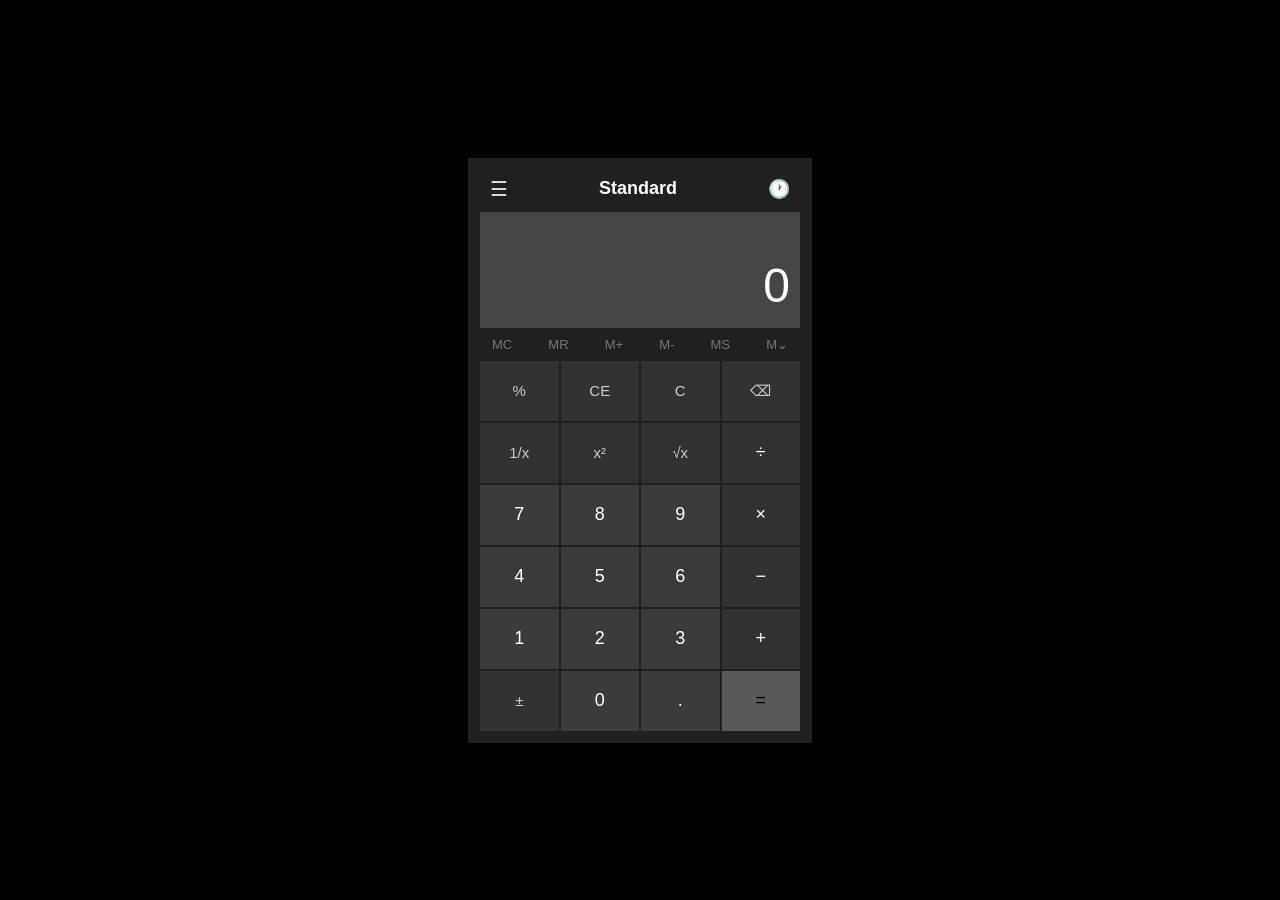
<file: index.html>
<!DOCTYPE html>
<html lang="en">
<head>
	<meta charset="UTF-8">
	<meta name="viewport" content="width=device-width, initial-scale=1.0">
	<title>Calculator</title>
	<link rel="stylesheet" href="style.css">
</head>
<body>
	<div class="calculator">
  <div class="topbar">
    <button class="menubtn" onclick="toggleMenu()">&#9776;</button>
    <span class="title" id="modeTitle">Standard</span>
    <button class="histbtn" onclick="toggleHistory()">&#128336;</button>
  </div>

  <div id="sidemenu" class="hidden">
    <div class="menuitem" onclick="setMode('standard')">Standard</div>
    <div class="menuitem" onclick="setMode('scientific')">Scientific</div>
  </div>

  <div id="expression"></div>
  <div id="display">0</div>

  <div id="sciToggles" class="sci-toggles hidden">
    <span id="radBtn" onclick="toggleRad()">RAD</span>
    <span id="feBtn" onclick="toggleFE()">F-E</span>
  </div>

  <div class="memory-row">
    <button onclick="memoryClear()">MC</button>
    <button onclick="memoryRecall()">MR</button>
    <button onclick="memoryAdd()">M+</button>
    <button onclick="memorySubtract()">M-</button>
    <button onclick="memoryStore()">MS</button>
    <button disabled>M&#8964;</button>
  </div>

  <div id="sciDropdowns" class="sci-dropdowns hidden">
    <div class="dropdown" onclick="toggleTrig()">
      <span>&#9651; Trigonometry</span> <span>&#9662;</span>
      <div id="trigList" class="dropdownlist grid hidden">
        <div id="trig2nd" onclick="event.stopPropagation(); toggleTrigSecond()">2<sup>nd</sup></div>
        <div onclick="event.stopPropagation(); trigCompute('sin')">sin</div>
        <div onclick="event.stopPropagation(); trigCompute('cos')">cos</div>
        <div onclick="event.stopPropagation(); trigCompute('tan')">tan</div>
        <div id="trigHyp" onclick="event.stopPropagation(); toggleHyp()">hyp</div>
        <div onclick="event.stopPropagation(); trigCompute('sec')">sec</div>
        <div onclick="event.stopPropagation(); trigCompute('csc')">csc</div>
        <div onclick="event.stopPropagation(); trigCompute('cot')">cot</div>
      </div>
    </div>
    <div class="dropdown" onclick="toggleFunc()">
      <span>f Function</span> <span>&#9662;</span>
      <div id="funcList" class="dropdownlist grid func hidden">
        <div onclick="event.stopPropagation(); sciFunc('abs')">|x|</div>
        <div onclick="event.stopPropagation(); sciFunc('floor')">&lfloor;x&rfloor;</div>
        <div onclick="event.stopPropagation(); sciFunc('ceil')">&lceil;x&rceil;</div>
        <div onclick="event.stopPropagation(); randFunc()">rand</div>
      </div>
    </div>
  </div>

  <div class="buttons" id="standardButtons">
    <button class="key func" onclick="percent()">%</button>
    <button class="key func" onclick="clearEntry()">CE</button>
    <button class="key func" onclick="clearAll()">C</button>
    <button class="key func" onclick="backspace()">&#9003;</button>
    <button class="key func" onclick="reciprocal()">1/x</button>
    <button class="key func" onclick="square()">x&sup2;</button>
    <button class="key func" onclick="squareRoot()">&#8730;x</button>
    <button class="key op" onclick="chooseOperator('/')">&divide;</button>
    <button class="key" onclick="appendNumber('7')">7</button>
    <button class="key" onclick="appendNumber('8')">8</button>
    <button class="key" onclick="appendNumber('9')">9</button>
    <button class="key op" onclick="chooseOperator('*')">&times;</button>
    <button class="key" onclick="appendNumber('4')">4</button>
    <button class="key" onclick="appendNumber('5')">5</button>
    <button class="key" onclick="appendNumber('6')">6</button>
    <button class="key op" onclick="chooseOperator('-')">&minus;</button>
    <button class="key" onclick="appendNumber('1')">1</button>
    <button class="key" onclick="appendNumber('2')">2</button>
    <button class="key" onclick="appendNumber('3')">3</button>
    <button class="key op" onclick="chooseOperator('+')">+</button>
    <button class="key func" onclick="toggleSign()">&plusmn;</button>
    <button class="key" onclick="appendNumber('0')">0</button>
    <button class="key" onclick="appendDecimal()">.</button>
    <button class="key equals" onclick="calculate()">=</button>
  </div>

  <div class="buttons sci hidden" id="sciButtons">
    <button class="key func" onclick="sciSecond()">2<sup>nd</sup></button>
    <button class="key func" onclick="insertConst('pi')">&pi;</button>
    <button class="key func" onclick="insertConst('e')">e</button>
    <button class="key func" onclick="clearAll()">C</button>
    <button class="key func" onclick="backspace()">&#9003;</button>
    <button class="key func" onclick="square()">x&sup2;</button>
    <button class="key func" onclick="reciprocal()">1/x</button>
    <button class="key func" onclick="absVal()">|x|</button>
    <button class="key func" onclick="expFunc()">exp</button>
    <button class="key op" onclick="chooseOperator('mod')">mod</button>
    <button class="key func" onclick="cubeRoot()">&#8731;x</button>
    <button class="key" onclick="appendOpen()">(</button>
    <button class="key" onclick="appendClose()">)</button>
    <button class="key func" onclick="factorial()">n!</button>
    <button class="key op" onclick="chooseOperator('/')">&divide;</button>
    <button class="key func" onclick="power()">x<sup>y</sup></button>
    <button class="key" onclick="appendNumber('7')">7</button>
    <button class="key" onclick="appendNumber('8')">8</button>
    <button class="key" onclick="appendNumber('9')">9</button>
    <button class="key op" onclick="chooseOperator('*')">&times;</button>
    <button class="key func" onclick="powerOf10()">10<sup>x</sup></button>
    <button class="key" onclick="appendNumber('4')">4</button>
    <button class="key" onclick="appendNumber('5')">5</button>
    <button class="key" onclick="appendNumber('6')">6</button>
    <button class="key op" onclick="chooseOperator('-')">&minus;</button>
    <button class="key func" onclick="logFunc()">log</button>
    <button class="key" onclick="appendNumber('1')">1</button>
    <button class="key" onclick="appendNumber('2')">2</button>
    <button class="key" onclick="appendNumber('3')">3</button>
    <button class="key op" onclick="chooseOperator('+')">+</button>
    <button class="key func" onclick="lnFunc()">ln</button>
    <button class="key func" onclick="toggleSign()">&plusmn;</button>
    <button class="key" onclick="appendNumber('0')">0</button>
    <button class="key" onclick="appendDecimal()">.</button>
    <button class="key equals" onclick="calculate()">=</button>
  </div>

  <div id="history" class="hidden">
    <div id="historyList"><p class="empty">There's no history yet.</p></div>
    <button class="clearhist" onclick="clearHistory()">Clear history</button>
  </div>
</div>
<script src="event.js"></script>
</body>
</html>
</file>
<file: style.css>
.hidden {
    display: none !important;
}

body {
    margin: 0;
    display: flex;
    justify-content: center;
    align-items: center;
    height: 100vh;
    background: #000;
    font-family: Arial, sans-serif;
}

.calculator {
    width: 320px;
    background: #202020;
    padding: 12px;
}

#display {
    background: #454545;
    color: rgb(255, 254, 254);
    text-align: right;
    font-size: 48px;
    padding: 20px 10px 10px;
    min-height: 60px;
    overflow: hidden;
    word-wrap: break-word;
}

.memory-row {
    display: flex;
    justify-content: space-between;
    padding: 8px 6px;
}

.memory-row button {
    background: none;
    border: none;
    color: #777;
    font-size: 13px;
    cursor: pointer;
}

.memory-row button:hover {
    color: #aaa;
}

.buttons {
    display: grid;
    grid-template-columns: repeat(4, 1fr);
    gap: 2px;
}

button.key {
    height: 60px;
    font-size: 18px;
    border: none;
    background: #3b3b3b;
    color: white;
    cursor: pointer;
}

button.key:hover {
    background: #333;
}

button.func {
    background: #323232;
    color: #ccc;
    font-size: 15px;
}

button.func:hover {
    background: #3a3a3a;
}

button.op {
    background: #323232;
    color: #ffffff;
}

button.op:hover {
    background: #3a3a3a;
}

button.equals {
    background: #595959;
    color: black;
}

button.equals:hover {
    background: #515151;
}

.calculator {
    position: relative;
}

.topbar {
    display: flex;
    justify-content: space-between;
    align-items: center;
    padding: 6px 4px 10px;
}

.topbar .title {
    color: white;
    font-size: 18px;
    font-weight: bold;
}

.histbtn {
    background: none;
    border: none;
    color: #ddd;
    font-size: 18px;
    cursor: pointer;
}

.histbtn:hover {
    color: #474747;
}

#expression {
    background: #454545;
    color: #999;
    text-align: right;
    font-size: 14px;
    padding: 8px 10px 0;
    min-height: 18px;
    overflow: hidden;
}

#history {
    position: absolute;
    left: 12px;
    right: 12px;
    bottom: 12px;
    top: 150px;
    background: #323232;
    display: flex;
    flex-direction: column;
    overflow: hidden;
}

#history.hidden {
    display: none;
}

#historyList {
    flex: 1;
    overflow-y: auto;
    padding: 6px;
}

#historyList .empty {
    color: #999;
    font-size: 13px;
    text-align: center;
    margin-top: 40px;
}

.hitem {
    text-align: right;
    padding: 8px 6px;
    cursor: pointer;
}

.hitem:hover {
    background: #3d3d3d;
}

.hline {
    display: block;
    color: #999;
    font-size: 12px;
}

.hans {
    display: block;
    color: white;
    font-size: 20px;
}

.clearhist {
    background: none;
    border: none;
    color: #ccc;
    font-size: 13px;
    padding: 10px;
    cursor: pointer;
}

.clearhist:hover {
    color: #474747;
}

.topbar .title {
    flex: 1;
    text-align: center;
}

.menubtn {
    background: none;
    border: none;
    color: #ddd;
    font-size: 20px;
    cursor: pointer;
}

.menubtn:hover {
    color: #474747;
}

#sidemenu {
    position: absolute;
    left: 12px;
    top: 44px;
    background: #3a3a3a;
    width: 160px;
    z-index: 5;
    box-shadow: 0 4px 10px rgba(0, 0, 0, 0.5);
}

#sidemenu.hidden {
    display: none;
}

.menuitem {
    color: white;
    padding: 12px 14px;
    cursor: pointer;
    font-size: 15px;
}

.menuitem:hover {
    background: #4a4a4a;
}

.sci-toggles {
    display: flex;
    gap: 16px;
    padding: 8px 4px 0;
    color: #999;
    font-size: 13px;
}

.sci-toggles span {
    cursor: pointer;
}

.sci-toggles .active {
    color: white;
}

.sci-toggles.hidden {
    display: none;
}

.sci-dropdowns {
    display: flex;
    justify-content: space-between;
    color: #ccc;
    font-size: 13px;
    padding: 10px 6px;
    border-bottom: 1px solid #3a3a3a;
    position: relative;
}

.sci-dropdowns.hidden {
    display: none;
}

.dropdown {
    cursor: pointer;
    position: relative;
}

.dropdownlist {
    position: absolute;
    top: 24px;
    left: 0;
    background: #3a3a3a;
    min-width: 100px;
    z-index: 5;
}

.dropdownlist.hidden {
    display: none;
}

.dropdownlist div {
    padding: 8px 10px;
    color: white;
}

.dropdownlist div:hover {
    background: #4a4a4a;
}

.dropdownlist.grid {
    display: grid;
    grid-template-columns: repeat(4, 1fr);
    min-width: 260px;
}

.dropdownlist.grid.func {
    grid-template-columns: repeat(2, 1fr);
    min-width: 160px;
    right: 0;
    left: auto;
}

.dropdownlist.grid div {
    text-align: center;
    padding: 12px 6px;
}

.dropdownlist.grid div.active {
    background: #4a4a4a;
    color: #ff9500;
}

.buttons.sci {
    grid-template-columns: repeat(5, 1fr);
}

.buttons.sci.hidden {
    display: none;
}

.buttons.sci button.key {
    height: 46px;
    font-size: 15px;
}
</file>
